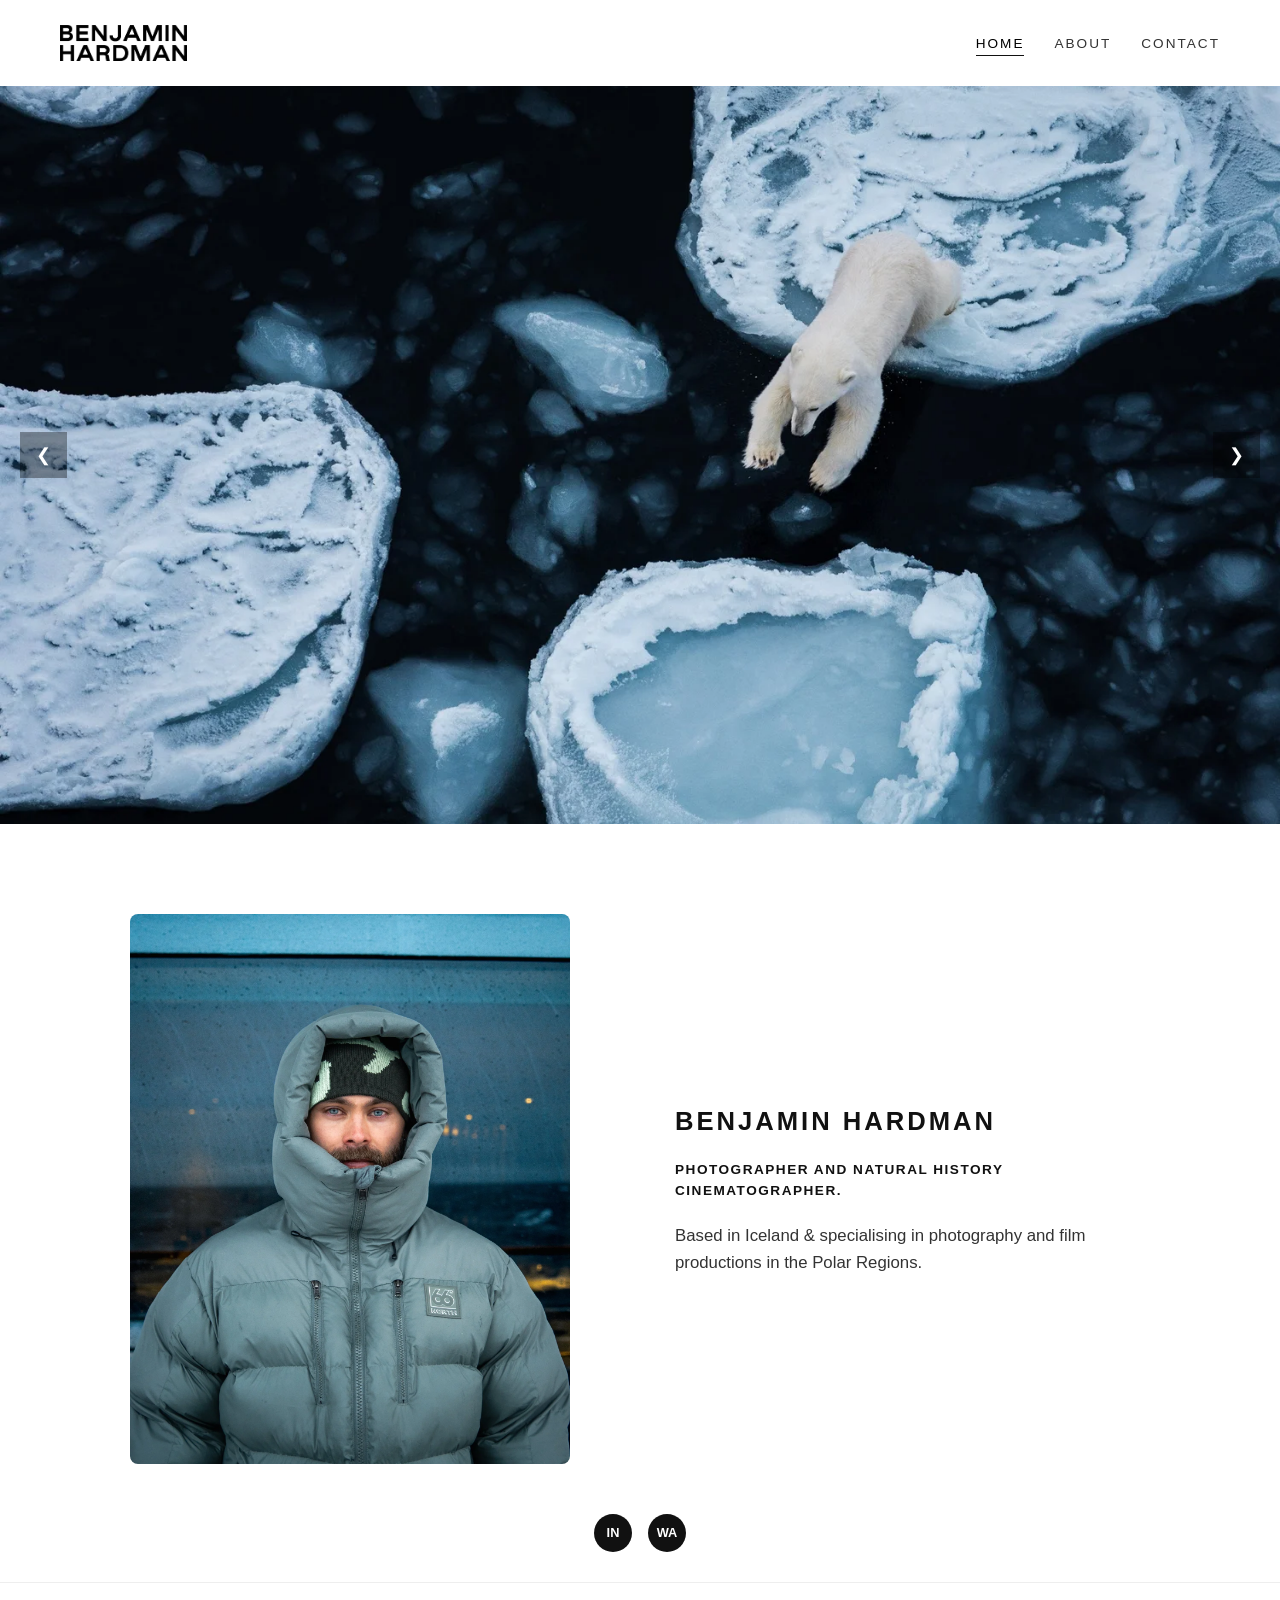
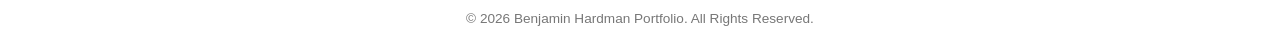
<file: index.html>
<!DOCTYPE html>
<html lang="en">
<head>
    <meta charset="UTF-8">
    <meta name="viewport" content="width=device-width, initial-scale=1.0">
    <title>Benjamin Hardman | Home</title>
    <link rel="stylesheet" href="style.css">
</head>
<body>

    <!-- Navbar -->
    <header>
        <a href="index.html" class="logo">
            <img src="BH-Logo.webp" alt="Benjamin Hardman Logo">
        </a>
        <nav>
            <ul>
                <li><a href="index.html" class="active">Home</a></li>
                <li><a href="about.html">About</a></li>
                <li><a href="contact.html">Contact</a></li>
            </ul>
        </nav>
    </header>

    <!-- Section 1: Full Banner Slider (Arrows par click karne se saari images change hongi) -->
    <section class="hero-slider">
        <button class="arrow left" id="prevBtn">&#10094;</button>
        <img id="sliderImg" src="IMG_9016-3.webp" alt="Polar Photography">
        <button class="arrow right" id="nextBtn">&#10095;</button>
    </section>

    <!-- Section 2: Portrait + Intro Text (Neeche Scroll Karne Par) -->
    <section class="home-intro">
        <div class="intro-image">
            <img src="DSC02810.webp" alt="Benjamin Hardman">
        </div>
        <div class="intro-text">
            <h2>BENJAMIN HARDMAN</h2>
            <h4>PHOTOGRAPHER AND NATURAL HISTORY CINEMATOGRAPHER.</h4>
            <p>Based in Iceland &amp; specialising in photography and film productions in the Polar Regions.</p>
        </div>
    </section>

    <!-- Social Icons & Footer -->
  <div class="social-links">
    <a href="https://www.linkedin.com/in/muhammad-siddeq" target="_blank" rel="noopener noreferrer" aria-label="LinkedIn">IN</a>
    <a href="https://wa.me/923115609721" target="_blank" rel="noopener noreferrer" aria-label="WhatsApp">WA</a>
</div>
    </div>

    <footer>
        &copy; 2026 Benjamin Hardman Portfolio. All Rights Reserved.
    </footer>

    <!-- Banner Slider JavaScript -->
    <script>
        const bannerImages = [
            "IMG_9016-3.webp",
            "DJI_20240324134815_0324_D.webp",
            "DJI_20240609153927_0549_D.webp",
            "DJI_20240823163933_0501_D-Enhanced-NR-2.webp",
            "DJI_20240826070928_0071_D.webp",
            "DJI_20240827032525_0396_D-Enhanced-NR.webp",
            "IMG_3391-Pano-Edit-Edit-5.webp"
        ];

        let currentIndex = 0;
        const sliderImg = document.getElementById("sliderImg");
        const prevBtn = document.getElementById("prevBtn");
        const nextBtn = document.getElementById("nextBtn");

        nextBtn.addEventListener("click", () => {
            currentIndex = (currentIndex + 1) % bannerImages.length;
            sliderImg.src = bannerImages[currentIndex];
        });

        prevBtn.addEventListener("click", () => {
            currentIndex = (currentIndex - 1 + bannerImages.length) % bannerImages.length;
            sliderImg.src = bannerImages[currentIndex];
        });
    </script>

</body>
</html>
</file>
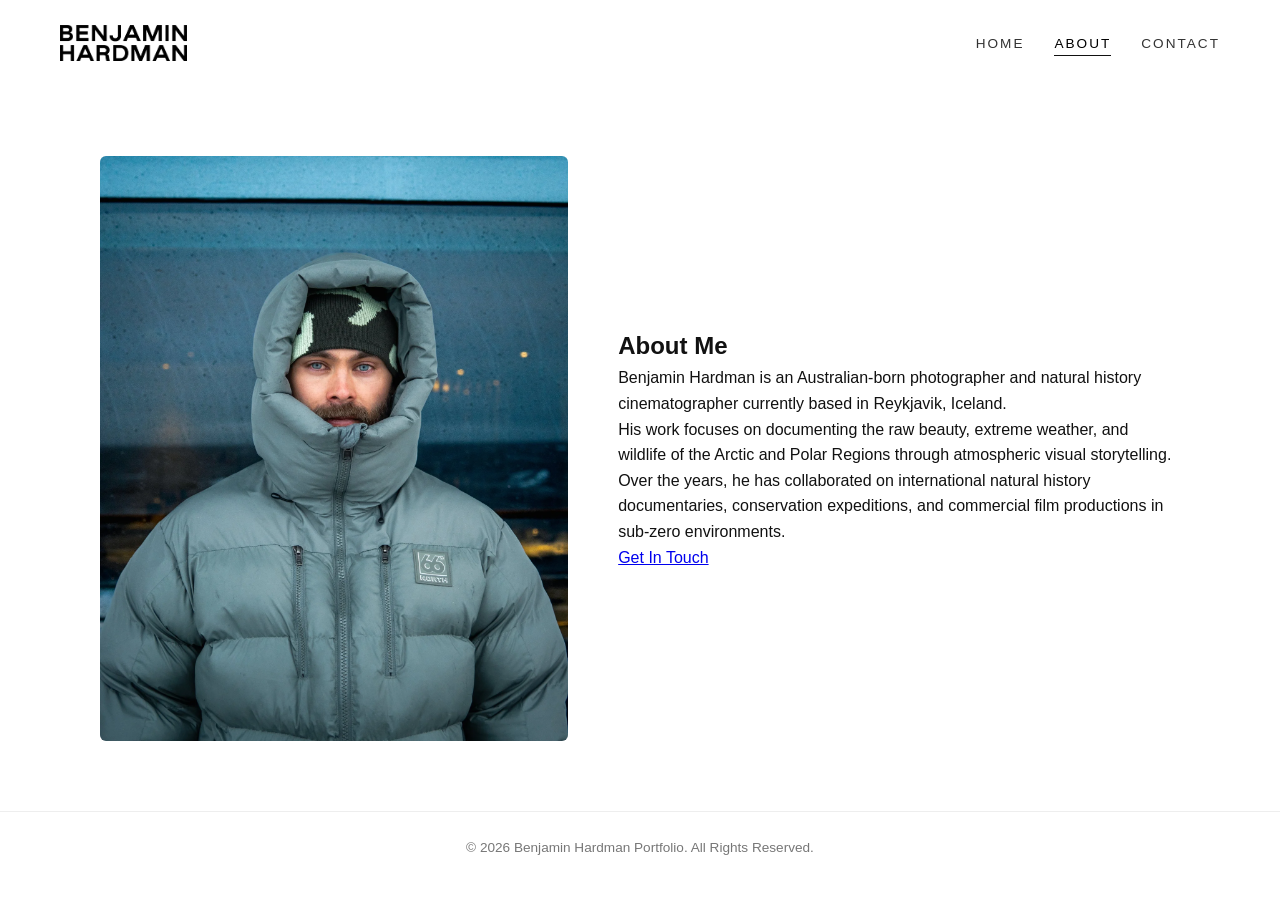
<file: about.html>
<!DOCTYPE html>
<html lang="en">
<head>
    <meta charset="UTF-8">
    <meta name="viewport" content="width=device-width, initial-scale=1.0">
    <title>Benjamin Hardman | About</title>
    <link rel="stylesheet" href="style.css">
</head>
<body>

    <header>
        <a href="index.html" class="logo">
            <img src="BH-Logo.webp" alt="Benjamin Hardman Logo">
        </a>
        <nav>
            <ul>
                <li><a href="index.html">Home</a></li>
                <li><a href="about.html" class="active">About</a></li>
                <li><a href="contact.html">Contact</a></li>
            </ul>
        </nav>
    </header>

    <section class="section">
        <div class="about-container">
            <img src="DSC02810.webp" alt="Benjamin Hardman Portrait">
            <div class="about-text">
                <h2>About Me</h2>
                <p>Benjamin Hardman is an Australian-born photographer and natural history cinematographer currently based in Reykjavik, Iceland.</p>
                <p>His work focuses on documenting the raw beauty, extreme weather, and wildlife of the Arctic and Polar Regions through atmospheric visual storytelling.</p>
                <p>Over the years, he has collaborated on international natural history documentaries, conservation expeditions, and commercial film productions in sub-zero environments.</p>
                <a href="https://wa.me/923115609721" target="_blank" rel="noopener noreferrer" class="btn">Get In Touch
                    
                </a>
        </div>
    </section>

    <footer>
        &copy; 2026 Benjamin Hardman Portfolio. All Rights Reserved.
    </footer>

</body>
</html>
</file>
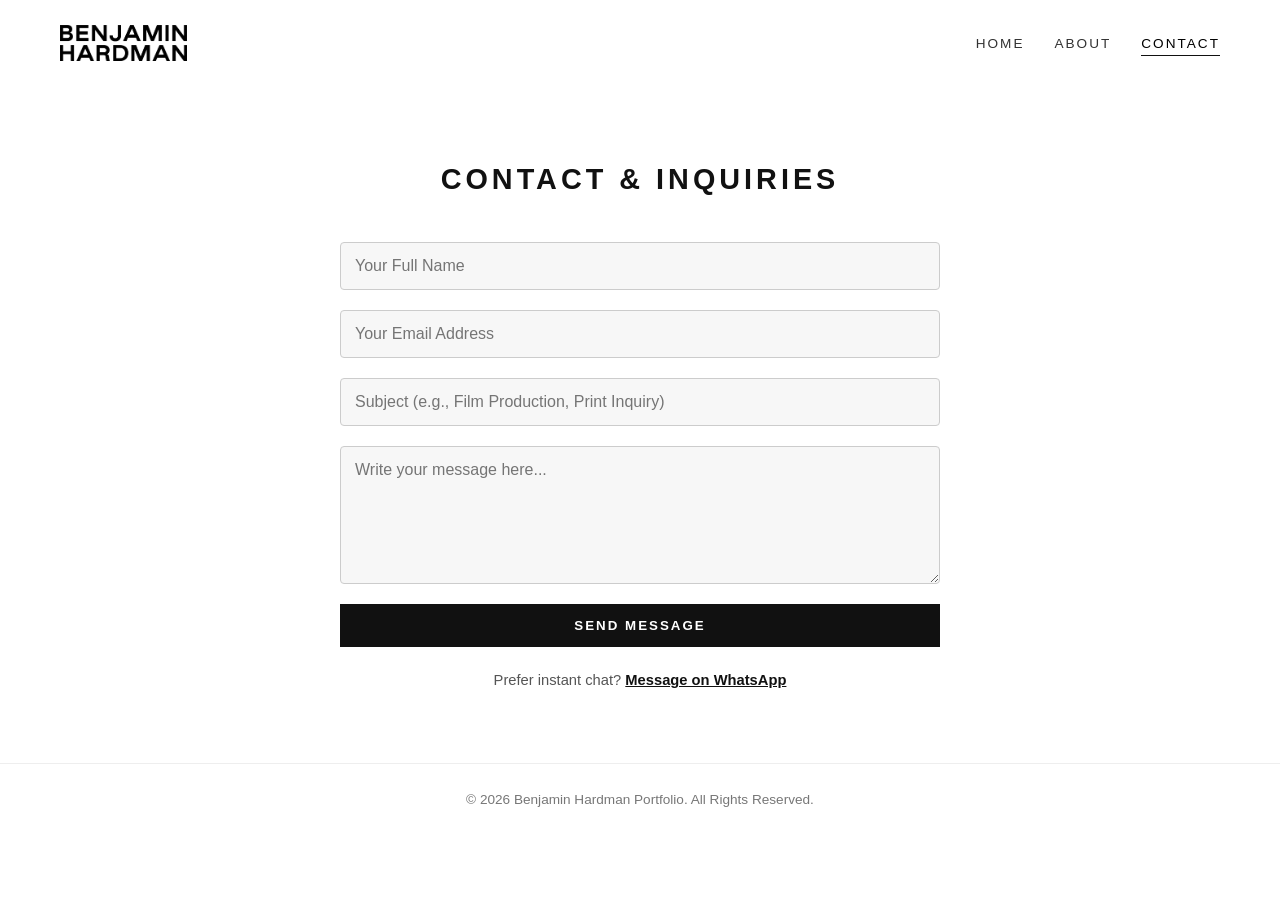
<file: contact.html>
<!DOCTYPE html>
<html lang="en">
<head>
    <meta charset="UTF-8">
    <meta name="viewport" content="width=device-width, initial-scale=1.0">
    <title>Benjamin Hardman | Contact</title>
    <link rel="stylesheet" href="style.css">
</head>
<body>

    <header>
        <a href="index.html" class="logo">
            <img src="BH-Logo.webp" alt="Benjamin Hardman Logo">
        </a>
        <nav>
            <ul>
                <li><a href="index.html">Home</a></li>
                <li><a href="about.html">About</a></li>
                <li><a href="contact.html" class="active">Contact</a></li>
            </ul>
        </nav>
    </header>

    <section class="section">
        <h2 class="section-title">Contact &amp; Inquiries</h2>
        <form class="contact-form" onsubmit="event.preventDefault(); alert('Thank you! Your message has been sent.');">
            <input type="text" placeholder="Your Full Name" required>
            <input type="email" placeholder="Your Email Address" required>
            <input type="text" placeholder="Subject (e.g., Film Production, Print Inquiry)" required>
            <textarea rows="6" placeholder="Write your message here..." required></textarea>
            <button type="submit">Send Message</button>
        </form>

        <p style="text-align: center; margin-top: 22px; color: #555; font-size: 0.92rem;">
            Prefer instant chat? <a href="https://wa.me/923115609721" target="_blank" rel="noopener noreferrer" style="color: #111; font-weight: 600;">Message on WhatsApp</a>
        </p>
    </section>

    <footer>
        &copy; 2026 Benjamin Hardman Portfolio. All Rights Reserved.
    </footer>

</body>
</html>
</file>
<file: style.css>
* {
    margin: 0;
    padding: 0;
    box-sizing: border-box;
    font-family: 'Segoe UI', Tahoma, Geneva, Verdana, sans-serif;
}

body {
    background-color: #ffffff;
    color: #111111;
    line-height: 1.6;
}

/* Navbar */
header {
    display: flex;
    justify-content: space-between;
    align-items: center;
    padding: 25px 60px;
    background-color: #ffffff;
    position: sticky;
    top: 0;
    z-index: 100;
}

.logo img {
    height: 36px;
    width: auto;
    display: block;
}

nav ul {
    list-style: none;
    display: flex;
    gap: 30px;
}

nav a {
    text-decoration: none;
    color: #333;
    font-size: 0.85rem;
    letter-spacing: 2px;
    text-transform: uppercase;
    padding-bottom: 4px;
    transition: border-color 0.3s;
}

nav a:hover,
nav a.active {
    border-bottom: 1.5px solid #111;
    color: #000;
}

/* Section 1: Hero Banner */
.hero-slider {
    position: relative;
    width: 100%;
    height: 82vh;
    overflow: hidden;
}

.hero-slider img {
    width: 100%;
    height: 100%;
    object-fit: cover;
    display: block;
}

.hero-slider .arrow {
    position: absolute;
    top: 50%;
    transform: translateY(-50%);
    background: rgba(0, 0, 0, 0.35);
    color: #fff;
    border: none;
    padding: 12px 16px;
    font-size: 18px;
    cursor: pointer;
}

.hero-slider .arrow.left {
    left: 20px;
}

.hero-slider .arrow.right {
    right: 20px;
}

/* Section 2: Portrait + Text Side by Side */
.home-intro {
    max-width: 1100px;
    margin: 90px auto 50px;
    padding: 0 40px;
    display: grid;
    grid-template-columns: 1fr 1fr;
    gap: 70px;
    align-items: center;
}

.intro-image img {
    width: 100%;
    max-width: 440px;
    border-radius: 8px;
    display: block;
}

.intro-text h2 {
    font-size: 1.6rem;
    letter-spacing: 3px;
    font-weight: 800;
    margin-bottom: 18px;
}

.intro-text h4 {
    font-size: 0.85rem;
    letter-spacing: 1.5px;
    font-weight: 700;
    margin-bottom: 22px;
    line-height: 1.5;
}

.intro-text p {
    font-size: 1.05rem;
    color: #333;
    max-width: 420px;
}

/* Social Links */
.social-links {
    display: flex;
    justify-content: center;
    gap: 16px;
    margin: 40px 0 30px;
}

.social-links a {
    width: 38px;
    height: 38px;
    background-color: #111;
    color: #fff;
    border-radius: 50%;
    display: flex;
    justify-content: center;
    align-items: center;
    text-decoration: none;
    font-size: 0.8rem;
    font-weight: bold;
}

/* Gallery / About / Contact Shared Styles */
.section {
    padding: 70px 60px;
    max-width: 1200px;
    margin: auto;
}

.section-title {
    font-size: 1.8rem;
    letter-spacing: 4px;
    text-transform: uppercase;
    margin-bottom: 40px;
    text-align: center;
}

.gallery {
    display: grid;
    grid-template-columns: repeat(auto-fit, minmax(320px, 1fr));
    gap: 22px;
}

.gallery img {
    width: 100%;
    height: 360px;
    object-fit: cover;
    border-radius: 4px;
}

.about-container {
    display: grid;
    grid-template-columns: 1fr 1.2fr;
    gap: 50px;
    align-items: center;
}

.about-container img {
    width: 100%;
    border-radius: 6px;
}

.contact-form {
    max-width: 600px;
    margin: auto;
    display: flex;
    flex-direction: column;
    gap: 20px;
}

.contact-form input,
.contact-form textarea {
    width: 100%;
    padding: 14px;
    background-color: #f7f7f7;
    border: 1px solid #ccc;
    color: #111;
    font-size: 1rem;
    border-radius: 4px;
}

.contact-form button {
    padding: 14px;
    background-color: #111;
    color: #fff;
    border: none;
    font-weight: 700;
    letter-spacing: 2px;
    text-transform: uppercase;
    cursor: pointer;
}

footer {
    text-align: center;
    padding: 25px;
    border-top: 1px solid #eee;
    color: #777;
    font-size: 0.85rem;
}

@media (max-width: 768px) {
    header {
        padding: 20px;
        flex-direction: column;
        gap: 15px;
    }
    .home-intro,
    .about-container {
        grid-template-columns: 1fr;
        gap: 30px;
    }
}
</file>
